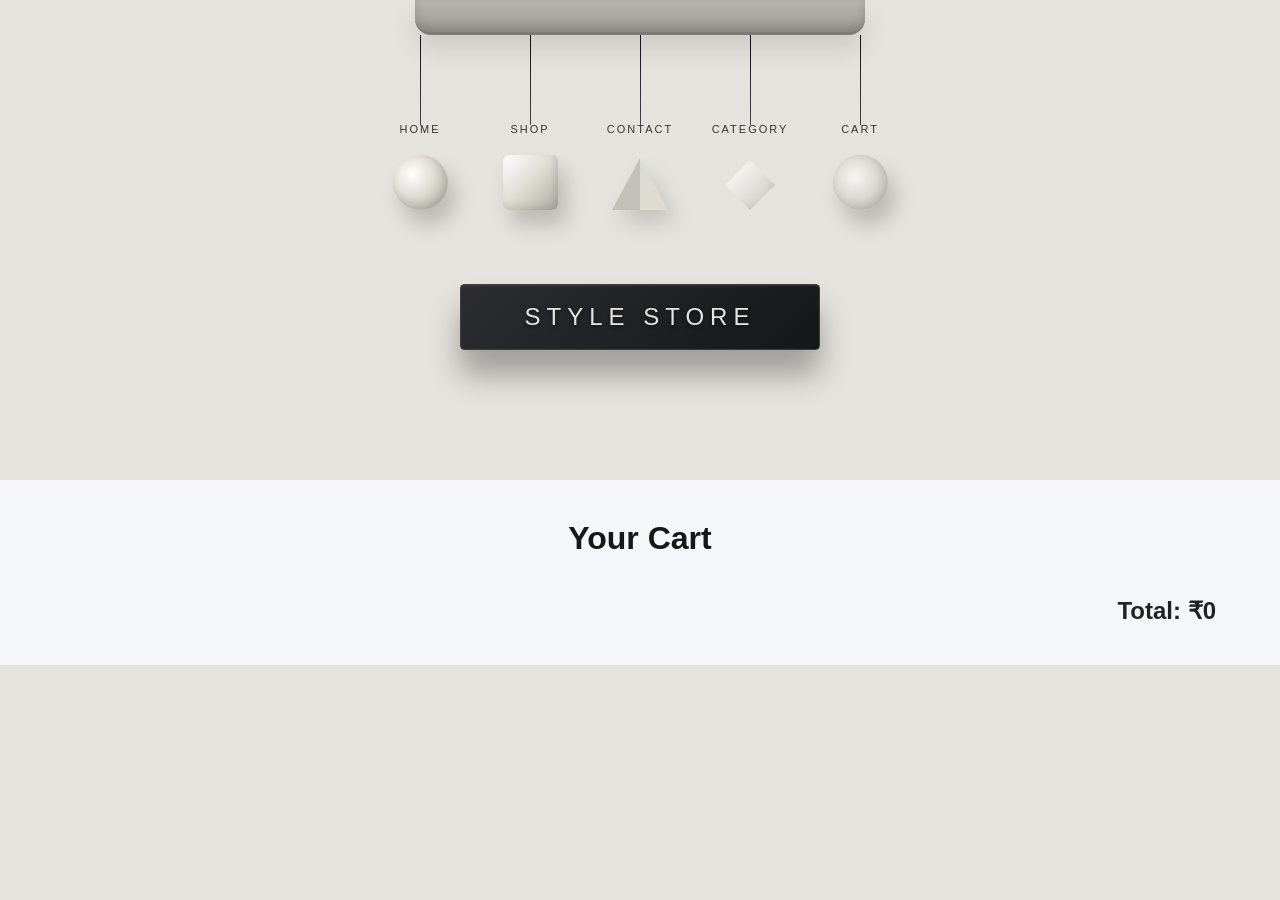
<file: cart.html>
<!DOCTYPE html>
<html lang="en">
<head>
  <meta charset="UTF-8">
  <meta name="viewport" content="width=device-width, initial-scale=1.0">
  <title>Style Store - Cart</title>
  <link rel="stylesheet" href="styles.css">
</head>
<body>
  <nav>
    <header class="nav-installation">
  <div class="ceiling-slab"></div>

  <ul class="sculptural-links">
    <li>
      <span class="wire"></span>
      <a href="index.html" class="nav-item">
        <span class="label">HOME</span>
        <div class="shape sphere"></div>
      </a>
    </li>
    <li>
      <span class="wire"></span>
      <a href="category.html" class="nav-item">
        <span class="label">SHOP</span>
        <div class="shape cube"></div>
      </a>
    </li>
    <li>
      <span class="wire"></span>
      <a href="contact.html" class="nav-item">
        <span class="label">CONTACT</span>
        <div class="shape pyramid"></div>
      </a>
    </li>
    <li>
      <span class="wire"></span>
      <a href="category.html" class="nav-item">
        <span class="label">CATEGORY</span>
        <div class="shape pyramid-alt"></div>
      </a>
    </li>
    <li>
      <span class="wire"></span>
      <a href="cart.html" class="nav-item">
        <span class="label">CART</span>
        <div class="shape sphere-alt"></div>
      </a>
    </li>
  </ul>

  <div class="brand-plate-assembly">
    <span class="anchor-wire wire-left"></span>
    <span class="anchor-wire wire-right"></span>
    <div class="brand-plate">
      <h1 class="logo">STYLE STORE</h1>
    </div>
  </div>
</header>

  </nav>

  <section id="cart">
    <h2 class="title">Your Cart</h2>
    <div id="cart-list"></div>
    <h3 id="total-price"></h3>
  </section>

  <script src="script.js"></script>
</body>
</html>
</file>
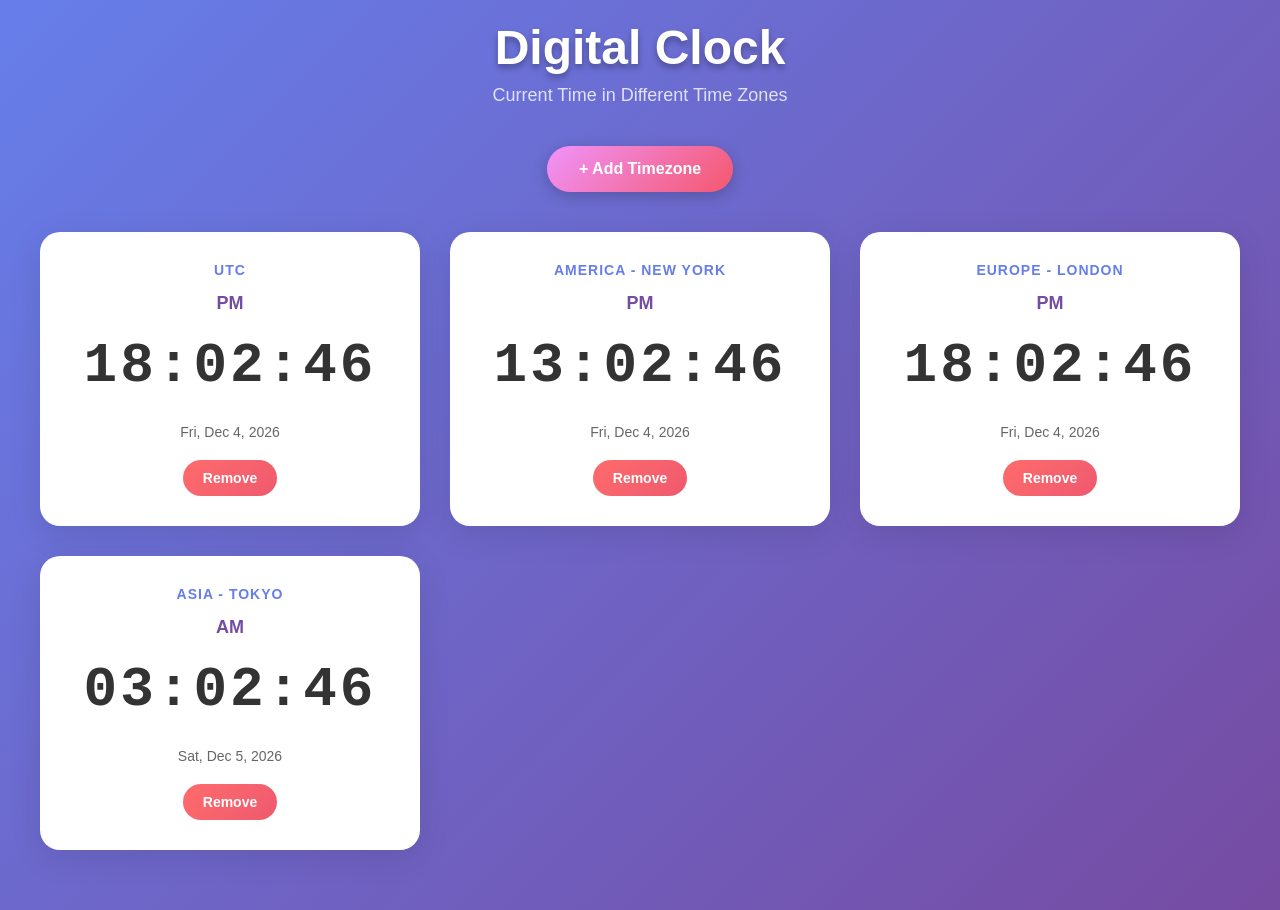
<file: clock.html>
<!DOCTYPE html>
<html lang="en">
<head>
    <meta charset="UTF-8">
    <meta name="viewport" content="width=device-width, initial-scale=1.0">
    <title>Digital Clock - Multiple Time Zones</title>
    <link rel="stylesheet" href="clock-styles.css">
</head>
<body>
    <div class="container">
        <h1>Digital Clock</h1>
        <p class="subtitle">Current Time in Different Time Zones</p>
        
        <div class="timezone-controls">
            <button id="addTimezoneBtn" class="add-btn">+ Add Timezone</button>
        </div>

        <div class="clocks-container" id="clocksContainer">
            <!-- Clock cards will be dynamically added here -->
        </div>

        <!-- Modal for adding timezone -->
        <div id="timezoneModal" class="modal">
            <div class="modal-content">
                <span class="close">&times;</span>
                <h2>Add a Timezone</h2>
                <select id="timezoneSelect">
                    <option value="">Select a timezone...</option>
                    <option value="UTC">UTC (Coordinated Universal Time)</option>
                    <option value="America/New_York">EST - Eastern Standard Time</option>
                    <option value="America/Chicago">CST - Central Standard Time</option>
                    <option value="America/Denver">MST - Mountain Standard Time</option>
                    <option value="America/Los_Angeles">PST - Pacific Standard Time</option>
                    <option value="Europe/London">GMT - Greenwich Mean Time</option>
                    <option value="Europe/Paris">CET - Central European Time</option>
                    <option value="Europe/Moscow">MSK - Moscow Standard Time</option>
                    <option value="Asia/Dubai">GST - Gulf Standard Time</option>
                    <option value="Asia/Kolkata">IST - Indian Standard Time</option>
                    <option value="Asia/Bangkok">ICT - Indochina Time</option>
                    <option value="Asia/Shanghai">CST - China Standard Time</option>
                    <option value="Asia/Tokyo">JST - Japan Standard Time</option>
                    <option value="Australia/Sydney">AEDT - Australian Eastern Daylight Time</option>
                    <option value="Pacific/Auckland">NZDT - New Zealand Daylight Time</option>
                </select>
                <button id="confirmTimezoneBtn" class="confirm-btn">Add</button>
            </div>
        </div>
    </div>

    <script src="clock-script.js"></script>
</body>
</html>
</file>
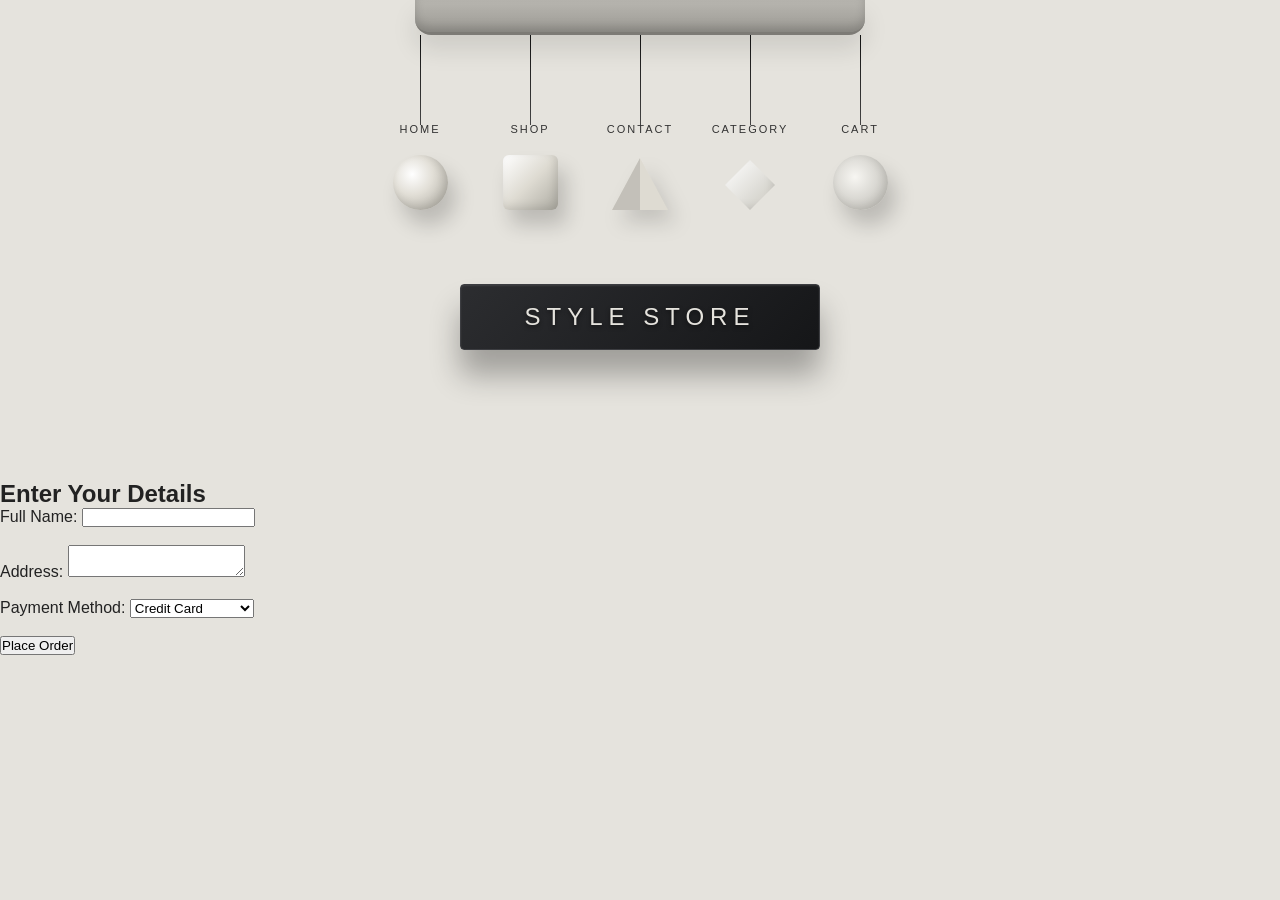
<file: order.html>
<!DOCTYPE html>
<html lang="en">
<head>
  <meta charset="UTF-8">
  <meta name="viewport" content="width=device-width, initial-scale=1.0">
  <title>Style Store - Order</title>
  <link rel="stylesheet" href="styles.css">
</head>
<body>
  <nav>
    <header class="nav-installation">
  <div class="ceiling-slab"></div>

  <ul class="sculptural-links">
    <li>
      <span class="wire"></span>
      <a href="index.html" class="nav-item">
        <span class="label">HOME</span>
        <div class="shape sphere"></div>
      </a>
    </li>
    <li>
      <span class="wire"></span>
      <a href="category.html" class="nav-item">
        <span class="label">SHOP</span>
        <div class="shape cube"></div>
      </a>
    </li>
    <li>
      <span class="wire"></span>
      <a href="contact.html" class="nav-item">
        <span class="label">CONTACT</span>
        <div class="shape pyramid"></div>
      </a>
    </li>
    <li>
      <span class="wire"></span>
      <a href="category.html" class="nav-item">
        <span class="label">CATEGORY</span>
        <div class="shape pyramid-alt"></div>
      </a>
    </li>
    <li>
      <span class="wire"></span>
      <a href="cart.html" class="nav-item">
        <span class="label">CART</span>
        <div class="shape sphere-alt"></div>
      </a>
    </li>
  </ul>

  <div class="brand-plate-assembly">
    <span class="anchor-wire wire-left"></span>
    <span class="anchor-wire wire-right"></span>
    <div class="brand-plate">
      <h1 class="logo">STYLE STORE</h1>
    </div>
  </div>
</header>

  </nav>

  <section class="order-form">
    <h2>Enter Your Details</h2>
    <form>
      <label>Full Name:</label>
      <input type="text" required><br><br>

      <label>Address:</label>
      <textarea required></textarea><br><br>

      <label>Payment Method:</label>
      <select required>
        <option>Credit Card</option>
        <option>Debit Card</option>
        <option>UPI</option>
        <option>Cash on Delivery</option>
      </select><br><br>

      <button type="submit">Place Order</button>
    </form>
  </section>
</body>
</html>
</file>
<file: styles.css>
/* General Reset & Color Base */
/* General Reset */
* {
  margin: 0;
  padding: 0;
  box-sizing: border-box;
  font-family: 'Montserrat', sans-serif;
}

body {
  background-color: #e5e3dd; /* Soft matte background */
  overflow-x: hidden;
  color: #222;
}

.brand-plate-assembly {
  display: none;
}


/* --- 3D SCULPTURAL NAVBAR ARCHITECTURE --- */
.nav-installation {
  position: relative;
  width: 100%;
  min-height: 480px;
  display: flex;
  flex-direction: column;
  align-items: center;
  padding-top: 0;
  background: #e5e3dd;
}

/* Ceiling Anchor Slab */
.ceiling-slab {
  width: 450px;
  height: 35px;
  background: linear-gradient(to bottom, #b8b6b0, #9c9a94);
  border-bottom: 3px solid #7d7b76;
  border-radius: 0 0 16px 16px;
  box-shadow: inset 0px -5px 10px rgba(0,0,0,0.15), 
              0px 15px 25px rgba(0, 0, 0, 0.1);
}

/* Common suspension lines */
.wire {
  position: absolute;
  width: 1px;
  background: linear-gradient(to bottom, #111, #444);
  z-index: 1;
}

/* Sculptural Links Container */
.sculptural-links {
  display: flex;
  justify-content: center;
  gap: 35px;
  list-style: none;
  width: 100%;
  max-width: 700px;
  margin-top: -35px; /* Pulls up to align with the ceiling slab */
}

.sculptural-links li {
  position: relative;
  display: flex;
  flex-direction: column;
  align-items: center;
  width: 75px;
  height: 220px;
}

.sculptural-links li .wire {
  top: 35px;
  height: 90px;
}

/* Navigation Interactive Items */
.nav-item {
  position: absolute;
  bottom: 10px;
  display: flex;
  flex-direction: column;
  align-items: center;
  text-decoration: none;
  cursor: pointer;
  transition: transform 0.4s cubic-bezier(0.175, 0.885, 0.32, 1.275);
}

.nav-item .label {
  font-size: 11px;
  font-weight: 400;
  letter-spacing: 2px;
  color: #333;
  margin-bottom: 75px; /* Spaces text gracefully above the 3D shapes */
  transition: color 0.3s, transform 0.3s;
}

/* 3D Shape Mockups via CSS Gradients and Shadows */
.shape {
  position: absolute;
  bottom: 0;
  width: 55px;
  height: 55px;
  background: radial-gradient(circle at 35% 35%, #ffffff 0%, #e2dfd7 40%, #b3b0a7 85%, #8a877f 100%);
  box-shadow: 8px 15px 20px rgba(0, 0, 0, 0.18), 
              inset -3px -3px 8px rgba(0,0,0,0.1);
  transition: transform 0.4s ease, box-shadow 0.4s ease;
}

/* Custom Geometry Profiles */
.sphere {
  border-radius: 50%;
}

.cube {
  border-radius: 6px;
  background: linear-gradient(135deg, #ffffff 0%, #dedbd2 50%, #adaba2 100%);
}

.pyramid {
  width: 0;
  height: 0;
  background: transparent;
  border-left: 28px solid transparent;
  border-right: 28px solid transparent;
  border-bottom: 52px solid #dedbd2;
  box-shadow: none;
  filter: drop-shadow(8px 12px 10px rgba(0,0,0,0.15));
}
/* Shading simulation for pyramid face */
.pyramid::after {
  content: '';
  position: absolute;
  top: 0;
  left: -28px;
  width: 0;
  height: 0;
  border-left: 28px solid transparent;
  border-right: 0px solid transparent;
  border-bottom: 52px solid rgba(0, 0, 0, 0.12);
}

.pyramid-alt {
  width: 50px;
  height: 50px;
  clip-path: polygon(50% 0%, 100% 50%, 50% 100%, 0% 50%);
  background: linear-gradient(135deg, #ffffff 0%, #c9c7be 100%);
}

.sphere-alt {
  border-radius: 50%;
  background: radial-gradient(circle at 40% 40%, #f7f6f2 0%, #b8b6af 100%);
}

/* Hover Physics Interactions */
.nav-item:hover {
  transform: translateY(8px); /* Simulates hanging weight drop */
}

.nav-item:hover .label {
  color: #000;
  font-weight: 700;
  transform: scale(1.05);
}

.nav-item:hover .shape {
  transform: scale(1.08) rotate(5deg);
  box-shadow: 8px 22px 25px rgba(0, 0, 0, 0.25);
}


/* --- SUSPENDED BRAND PLATE --- */
.brand-plate-assembly {
  position: relative;
  width: 360px;
  height: 140px;
  margin-top: -10px;
  display: flex;
  justify-content: center;
}

.brand-plate-assembly .anchor-wire {
  top: -100px;
  height: 135px;
}
.wire-left { left: 45px; }
.wire-right { right: 45px; }

.brand-plate {
  position: absolute;
  bottom: 0;
  width: 100%;
  background: linear-gradient(135deg, #2c2d30 0%, #151618 100%);
  padding: 18px 0;
  text-align: center;
  border-radius: 4px;
  border: 1px solid #3c3d41;
  box-shadow: 0px 25px 30px rgba(0, 0, 0, 0.3), 
              inset 0px 1px 2px rgba(255,255,255,0.1);
  transition: transform 0.5s ease-in-out;
}

.logo {
  color: #e5e3dd;
  font-size: 24px;
  font-weight: 400;
  letter-spacing: 6px;
  text-transform: uppercase;
  text-shadow: 0px 2px 4px rgba(0,0,0,0.5);
}

/* Subtle idle sway behavior on logo */
.brand-plate-assembly:hover .brand-plate {
  transform: rotateX(10deg) translateY(3px);
}


/* --- HERO CONTENT STYLING --- */
.hero {
  text-align: center;
  padding: 40px 20px 80px 20px;
}

.hero-title {
  font-size: 38px;
  margin-bottom: 40px;
  color: #1a1a1a;
  font-weight: 300;
  text-transform: uppercase;
  letter-spacing: 5px;
}

.curation-layout img {
  max-width: 75%;
  height: auto;
  border-radius: 8px;
  box-shadow: 0 20px 45px rgba(0,0,0,0.08);
  transition: transform 0.4s ease;
}

.curation-layout img:hover {
  transform: translateY(-4px);
}



/* Contact Page */
.contact-page {
    background: linear-gradient(
        rgba(255,255,255,0.5),
        rgba(255,255,255,0.5)
    ),
    url("html\ \(7\).jpg");

    background-size: cover;
    background-position: center;
}
.contact-hero {
  max-width: 1180px;
  margin: 0 auto;
  display: grid;
  grid-template-columns: 1.35fr 1fr;
  gap: 40px;
  align-items: center;
}
.contact-copy {
  display: flex;
  flex-direction: column;
  gap: 28px;
  color: #2e2a26;
}
.eyebrow {
  display: inline-block;
  font-size: 13px;
  letter-spacing: 3px;
  text-transform: uppercase;
  color: #7f7464;
}
.contact-copy h1 {
  font-size: clamp(2.8rem, 4vw, 4.6rem);
  line-height: 1.02;
  max-width: 700px;
  color: #181410;
}
.contact-cards {
  display: grid;
  grid-template-columns: repeat(3, minmax(180px, 1fr));
  gap: 22px;
}
.info-card {
  background: rgba(255,255,255,0.87);
  border-radius: 30px;
  padding: 28px 24px;
  box-shadow: 0 22px 45px rgba(0,0,0,0.12);
  border: 1px solid rgba(255,255,255,0.8);
}
.info-icon {
  display: inline-flex;
  width: 54px;
  height: 54px;
  align-items: center;
  justify-content: center;
  border-radius: 18px;
  background: #f3ede7;
  font-size: 22px;
  margin-bottom: 18px;
}
.info-card h3 {
  font-size: 18px;
  margin-bottom: 10px;
  color: #1e1a16;
}
.info-card p,
.info-card a {
  font-size: 15px;
  color: #5b5048;
  line-height: 1.75;
  text-decoration: none;
}
.info-card a {
  color: #1e1a16;
}
.contact-form-card {
  background: rgba(255,255,255,0.96);
  border-radius: 36px;
  padding: 42px;
  box-shadow: 0 45px 85px rgba(0,0,0,0.16);
  border: 1px solid rgba(255,255,255,0.95);
}
.form-heading {
  margin-bottom: 24px;
}
.form-subtitle {
  font-size: 24px;
  line-height: 1.1;
  color: #1d1915;
}
.contact-form {
  display: grid;
  gap: 18px;
}
.contact-form label {
  display: grid;
  gap: 10px;
  color: #5e5349;
  font-size: 14px;
}
.contact-form input,
.contact-form textarea {
  width: 100%;
  padding: 18px 20px;
  border-radius: 22px;
  border: 1px solid #d7cdc2;
  background: #f7f3ee;
  font-size: 15px;
  color: #1f1a15;
  outline: none;
  transition: border-color 0.25s ease, box-shadow 0.25s ease;
}
.contact-form input:focus,
.contact-form textarea:focus {
  border-color: #a08b7a;
  box-shadow: 0 0 0 5px rgba(160,139,122,0.12);
}
.contact-form textarea {
  min-height: 170px;
  resize: vertical;
}
.contact-form button {
  width: 100%;
  padding: 18px 20px;
  border-radius: 22px;
  border: none;
  background: #2d241d;
  color: #fff;
  font-size: 15px;
  letter-spacing: 1px;
  text-transform: uppercase;
  cursor: pointer;
  transition: background 0.3s ease, transform 0.3s ease;
}
.contact-form button:hover {
  background: #1b1612;
  transform: translateY(-1px);
}
.nav-item.active .label {
  color: #000;
  font-weight: 700;
}

@media (max-width: 1050px) {
  .contact-hero {
    grid-template-columns: 1fr;
  }
  .contact-cards {
    grid-template-columns: repeat(2, minmax(180px, 1fr));
  }
}

@media (max-width: 720px) {
  .contact-page {
    padding: 35px 18px 50px;
  }
  .contact-hero {
    gap: 28px;
  }
  .contact-cards {
    grid-template-columns: 1fr;
  }
  .contact-form-card {
    padding: 30px 22px;
  }
  .contact-copy h1 {
    font-size: 2.4rem;
  }
}

/* Category Page */
#category {
  padding: 60px 5%;
  background: #f5f6fa;
}
.title {
  font-size: 36px;
  margin-bottom: 30px;
  text-align: center;
  color: #171717;
}
.category-layout {
  display: flex;
  gap: 30px;
}
.left-menu {
  width: 250px;
  background: white;
  padding: 20px;
  border-radius: 20px;
  box-shadow: 0 4px 15px rgba(0,0,0,.1);
}
.left-menu a {
  display: block;
  padding: 15px;
  text-decoration: none;
  color: #171717;
  border-bottom: 1px solid #ddd;
  transition: background 0.3s ease, color 0.3s ease;
}
.left-menu a:hover {
  background: #0083fd;
  color: white;
  border-radius: 10px;
}
.right-products {
  flex: 1;
  display: grid;
  grid-template-columns: repeat(auto-fit,minmax(230px,1fr));
  gap: 20px;
}
.card {
  background: white;
  padding: 20px;
  border-radius: 20px;
  text-align: center;
  box-shadow: 0 8px 25px rgba(0,0,0,.08);
  transition: transform 0.3s ease;
}
.card img {
  width: 100%;
  height: 220px;
  object-fit: cover;
  border-radius: 15px;
}
.card:hover {
  transform: translateY(-8px);
}
.card button {
  margin-top: 10px;
  background: #0083fd;
  color: white;
  border: none;
  padding: 12px 25px;
  border-radius: 30px;
  cursor: pointer;
  transition: background 0.3s ease;
}
.card button:hover {
  background: #005bb5;
}

/* Cart Page */
#cart {
  padding: 40px 5%;
  background: #f5f6fa;
}
#cart h2 {
  font-size: 32px;
  margin-bottom: 20px;
  text-align: center;
}
#cart-list {
  display: flex;
  gap: 20px;
  flex-wrap: wrap;
}
#cart-list .card {
  width: 220px;
}
#total-price {
  margin-top: 20px;
  font-size: 24px;
  font-weight: bold;
  text-align: right;
}
</file>
<file: clock-styles.css>
* {
    margin: 0;
    padding: 0;
    box-sizing: border-box;
}

body {
    font-family: 'Segoe UI', Tahoma, Geneva, Verdana, sans-serif;
    background: linear-gradient(135deg, #667eea 0%, #764ba2 100%);
    min-height: 100vh;
    display: flex;
    justify-content: center;
    align-items: center;
    padding: 20px;
}

.container {
    max-width: 1200px;
    width: 100%;
}

h1 {
    text-align: center;
    color: white;
    font-size: 48px;
    margin-bottom: 10px;
    text-shadow: 0 4px 6px rgba(0, 0, 0, 0.3);
}

.subtitle {
    text-align: center;
    color: rgba(255, 255, 255, 0.8);
    font-size: 18px;
    margin-bottom: 40px;
}

.timezone-controls {
    display: flex;
    justify-content: center;
    margin-bottom: 40px;
}

.add-btn {
    background: linear-gradient(135deg, #f093fb 0%, #f5576c 100%);
    color: white;
    border: none;
    padding: 14px 32px;
    font-size: 16px;
    border-radius: 50px;
    cursor: pointer;
    box-shadow: 0 4px 15px rgba(0, 0, 0, 0.2);
    transition: transform 0.3s, box-shadow 0.3s;
    font-weight: 600;
}

.add-btn:hover {
    transform: translateY(-2px);
    box-shadow: 0 6px 20px rgba(0, 0, 0, 0.3);
}

.clocks-container {
    display: grid;
    grid-template-columns: repeat(auto-fill, minmax(280px, 1fr));
    gap: 30px;
    margin-bottom: 40px;
}

.clock-card {
    background: white;
    border-radius: 20px;
    padding: 30px;
    box-shadow: 0 8px 32px rgba(0, 0, 0, 0.1);
    text-align: center;
    animation: slideIn 0.5s ease-out;
}

@keyframes slideIn {
    from {
        opacity: 0;
        transform: translateY(20px);
    }
    to {
        opacity: 1;
        transform: translateY(0);
    }
}

.timezone-name {
    font-size: 14px;
    color: #667eea;
    font-weight: 600;
    margin-bottom: 15px;
    text-transform: uppercase;
    letter-spacing: 1px;
}

.clock-display {
    font-size: 56px;
    font-weight: 700;
    color: #333;
    margin: 20px 0;
    font-family: 'Courier New', monospace;
    letter-spacing: 3px;
    min-height: 70px;
}

.time-period {
    font-size: 18px;
    color: #764ba2;
    font-weight: 600;
    margin-bottom: 15px;
}

.date-display {
    font-size: 14px;
    color: #666;
    margin-bottom: 20px;
}

.remove-btn {
    background: linear-gradient(135deg, #ff6b6b 0%, #ee5a6f 100%);
    color: white;
    border: none;
    padding: 10px 20px;
    font-size: 14px;
    border-radius: 20px;
    cursor: pointer;
    transition: transform 0.3s, box-shadow 0.3s;
    font-weight: 600;
}

.remove-btn:hover {
    transform: translateY(-2px);
    box-shadow: 0 4px 12px rgba(0, 0, 0, 0.2);
}

/* Modal Styles */
.modal {
    display: none;
    position: fixed;
    z-index: 1000;
    left: 0;
    top: 0;
    width: 100%;
    height: 100%;
    background-color: rgba(0, 0, 0, 0.5);
    animation: fadeIn 0.3s ease-out;
}

@keyframes fadeIn {
    from {
        opacity: 0;
    }
    to {
        opacity: 1;
    }
}

.modal-content {
    background-color: white;
    margin: 10% auto;
    padding: 40px;
    border-radius: 20px;
    max-width: 400px;
    box-shadow: 0 8px 32px rgba(0, 0, 0, 0.2);
    animation: slideDown 0.3s ease-out;
}

@keyframes slideDown {
    from {
        transform: translateY(-50px);
        opacity: 0;
    }
    to {
        transform: translateY(0);
        opacity: 1;
    }
}

.close {
    color: #aaa;
    float: right;
    font-size: 28px;
    font-weight: bold;
    cursor: pointer;
    transition: color 0.3s;
}

.close:hover {
    color: #000;
}

.modal-content h2 {
    margin-bottom: 20px;
    color: #333;
    font-size: 24px;
}

#timezoneSelect {
    width: 100%;
    padding: 12px;
    font-size: 14px;
    border: 2px solid #667eea;
    border-radius: 8px;
    margin-bottom: 20px;
    cursor: pointer;
    font-family: inherit;
}

.confirm-btn {
    width: 100%;
    background: linear-gradient(135deg, #667eea 0%, #764ba2 100%);
    color: white;
    border: none;
    padding: 12px;
    font-size: 16px;
    border-radius: 8px;
    cursor: pointer;
    font-weight: 600;
    transition: transform 0.3s, box-shadow 0.3s;
}

.confirm-btn:hover {
    transform: translateY(-2px);
    box-shadow: 0 4px 12px rgba(0, 0, 0, 0.2);
}

/* Responsive Design */
@media (max-width: 768px) {
    h1 {
        font-size: 36px;
    }

    .clocks-container {
        grid-template-columns: 1fr;
        gap: 20px;
    }

    .clock-display {
        font-size: 42px;
    }

    .modal-content {
        margin: 30% auto;
        padding: 30px;
    }
}
</file>
